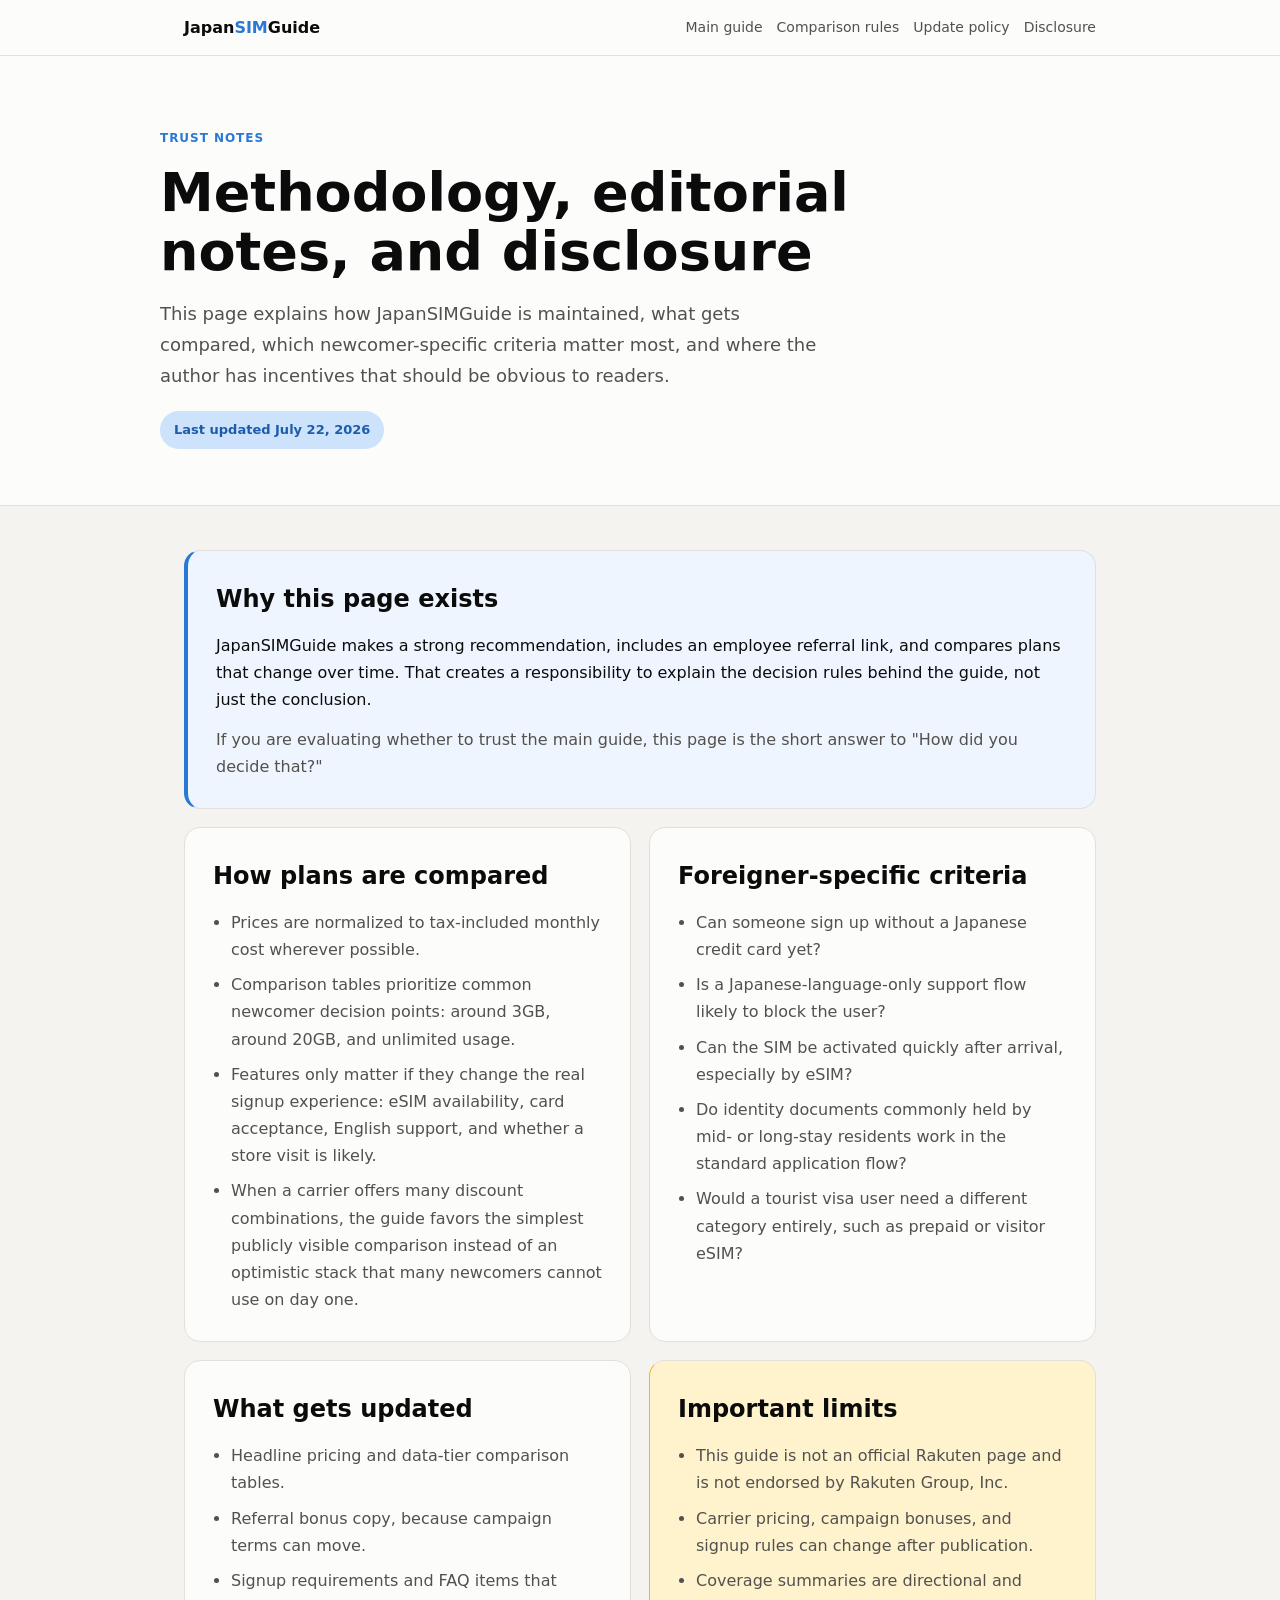
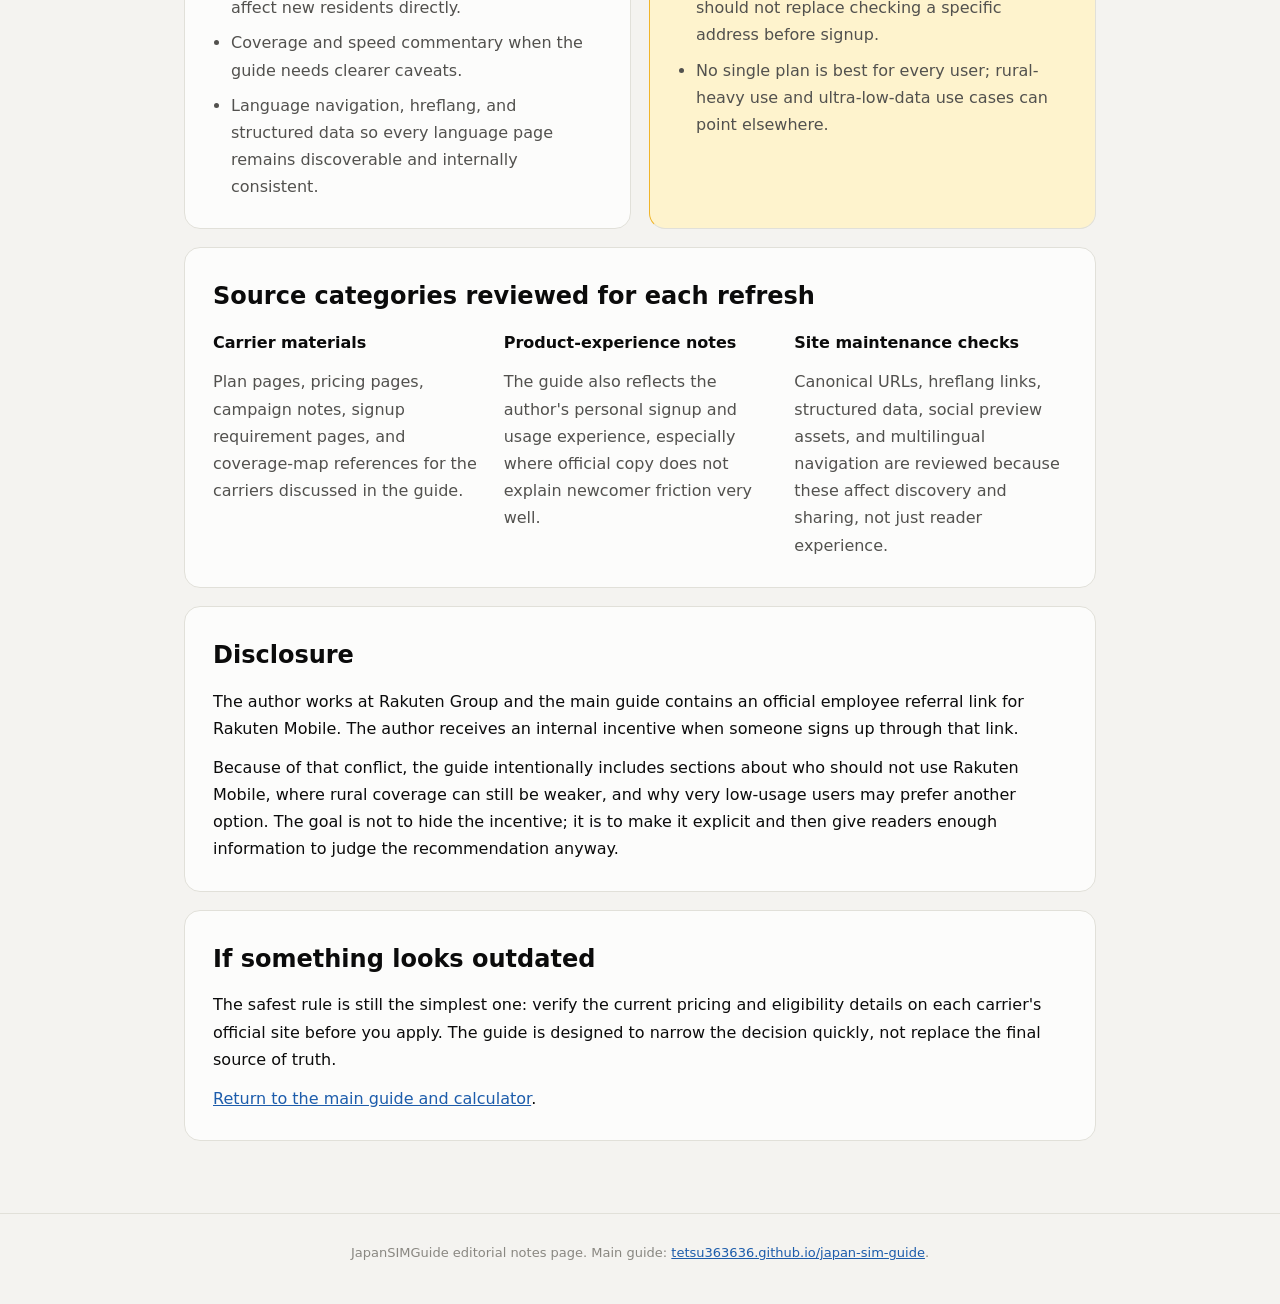
<file: methodology/index.html>
<!DOCTYPE html>
<html lang="en">
<head>
  <meta charset="UTF-8">
  <meta name="viewport" content="width=device-width, initial-scale=1.0">
  <title>Methodology, Editorial Notes, and Disclosure | JapanSIMGuide</title>
  <meta name="description" content="How JapanSIMGuide compares mobile plans in Japan for foreigners, what gets updated, how disclosure works, and what the guide does not claim.">
  <meta property="og:title" content="Methodology, Editorial Notes, and Disclosure | JapanSIMGuide">
  <meta property="og:description" content="Pricing logic, foreigner-specific evaluation criteria, update policy, and disclosure notes for JapanSIMGuide.">
  <meta property="og:type" content="website">
  <meta property="og:site_name" content="JapanSIMGuide">
  <meta property="og:url" content="https://tetsu363636.github.io/japan-sim-guide/methodology/">
  <meta property="og:image" content="https://tetsu363636.github.io/japan-sim-guide/assets/social-card.png">
  <meta property="og:image:type" content="image/png">
  <meta property="og:image:width" content="1200">
  <meta property="og:image:height" content="630">
  <meta property="og:image:alt" content="JapanSIMGuide preview card">
  <meta name="twitter:card" content="summary_large_image">
  <meta name="twitter:title" content="Methodology, Editorial Notes, and Disclosure | JapanSIMGuide">
  <meta name="twitter:description" content="How this guide is maintained, what gets checked, and where the author has a conflict to disclose.">
  <meta name="twitter:image" content="https://tetsu363636.github.io/japan-sim-guide/assets/social-card.png">
  <meta name="robots" content="index, follow">
  <meta name="theme-color" content="#2a78d6">
  <link rel="icon" type="image/svg+xml" href="/japan-sim-guide/assets/favicon.svg">
  <link rel="canonical" href="https://tetsu363636.github.io/japan-sim-guide/methodology/">
  <script type="application/ld+json">
  {
    "@context": "https://schema.org",
    "@type": "AboutPage",
    "name": "Methodology, Editorial Notes, and Disclosure",
    "url": "https://tetsu363636.github.io/japan-sim-guide/methodology/",
    "inLanguage": "en",
    "description": "Explains how JapanSIMGuide compares mobile plans for foreigners in Japan, how the page is updated, and where the author has incentives to disclose.",
    "isPartOf": {
      "@type": "WebSite",
      "name": "JapanSIMGuide",
      "url": "https://tetsu363636.github.io/japan-sim-guide/"
    },
    "author": {
      "@type": "Person",
      "name": "Rakuten Group Employee"
    }
  }
  </script>
  <style>
    :root {
      --surface: #fcfcfb;
      --page: #f4f3f0;
      --ink-primary: #0b0b0b;
      --ink-secondary: #52514e;
      --ink-muted: #898781;
      --grid: #e1e0d9;
      --accent: #2a78d6;
      --accent-light: #cde2fb;
      --accent-dark: #1c5cab;
      --good: #006300;
      --good-bg: #d4f0d4;
      --warn: #7a4f00;
      --warn-bg: #fef3cd;
    }
    * { box-sizing: border-box; margin: 0; padding: 0; }
    body {
      font-family: system-ui, -apple-system, "Segoe UI", sans-serif;
      background: var(--page);
      color: var(--ink-primary);
      line-height: 1.7;
    }
    a { color: var(--accent-dark); }
    nav {
      background: var(--surface);
      border-bottom: 1px solid var(--grid);
      position: sticky;
      top: 0;
      z-index: 100;
    }
    .nav-inner {
      max-width: 960px;
      margin: 0 auto;
      padding: 14px 24px;
      display: flex;
      justify-content: space-between;
      align-items: center;
      gap: 16px;
      flex-wrap: wrap;
    }
    .nav-logo {
      font-weight: 800;
      color: var(--ink-primary);
      text-decoration: none;
    }
    .nav-logo span { color: var(--accent); }
    .nav-links {
      display: flex;
      gap: 14px;
      flex-wrap: wrap;
      font-size: 14px;
    }
    .nav-links a {
      color: var(--ink-secondary);
      text-decoration: none;
    }
    .nav-links a:hover { color: var(--ink-primary); }
    .hero {
      background: var(--surface);
      border-bottom: 1px solid var(--grid);
      padding: 72px 24px 56px;
    }
    .hero-inner, .container {
      max-width: 960px;
      margin: 0 auto;
    }
    .eyebrow {
      color: var(--accent);
      font-size: 12px;
      font-weight: 700;
      letter-spacing: 0.08em;
      text-transform: uppercase;
      margin-bottom: 14px;
    }
    h1 {
      font-size: clamp(34px, 5vw, 54px);
      line-height: 1.1;
      max-width: 720px;
      margin-bottom: 18px;
    }
    .hero p {
      max-width: 680px;
      color: var(--ink-secondary);
      font-size: 18px;
    }
    .hero-note {
      margin-top: 20px;
      display: inline-flex;
      gap: 10px;
      align-items: center;
      flex-wrap: wrap;
      background: var(--accent-light);
      color: var(--accent-dark);
      padding: 8px 14px;
      border-radius: 999px;
      font-size: 13px;
      font-weight: 600;
    }
    .container {
      padding: 44px 24px 72px;
      display: grid;
      gap: 18px;
    }
    .card {
      background: var(--surface);
      border: 1px solid var(--grid);
      border-radius: 16px;
      padding: 28px;
    }
    h2 {
      font-size: 24px;
      margin-bottom: 12px;
    }
    p + p { margin-top: 12px; }
    ul {
      margin-top: 12px;
      padding-left: 18px;
      color: var(--ink-secondary);
    }
    li + li { margin-top: 8px; }
    .grid {
      display: grid;
      gap: 18px;
      grid-template-columns: repeat(auto-fit, minmax(260px, 1fr));
    }
    .callout {
      border-left: 4px solid var(--accent);
      background: #eef5ff;
    }
    .warn {
      border-left-color: #f0b429;
      background: var(--warn-bg);
    }
    .muted {
      color: var(--ink-secondary);
    }
    footer {
      border-top: 1px solid var(--grid);
      padding: 28px 24px 40px;
      text-align: center;
      color: var(--ink-muted);
      font-size: 13px;
    }
  </style>
</head>
<body>
  <nav>
    <div class="nav-inner">
      <a href="/japan-sim-guide/" class="nav-logo">Japan<span>SIM</span>Guide</a>
      <div class="nav-links">
        <a href="/japan-sim-guide/">Main guide</a>
        <a href="#comparison">Comparison rules</a>
        <a href="#updates">Update policy</a>
        <a href="#disclosure">Disclosure</a>
      </div>
    </div>
  </nav>

  <section class="hero">
    <div class="hero-inner">
      <div class="eyebrow">Trust notes</div>
      <h1>Methodology, editorial notes, and disclosure</h1>
      <p>This page explains how JapanSIMGuide is maintained, what gets compared, which newcomer-specific criteria matter most, and where the author has incentives that should be obvious to readers.</p>
      <div class="hero-note">Last updated July 22, 2026</div>
    </div>
  </section>

  <main class="container">
    <section class="card callout">
      <h2>Why this page exists</h2>
      <p>JapanSIMGuide makes a strong recommendation, includes an employee referral link, and compares plans that change over time. That creates a responsibility to explain the decision rules behind the guide, not just the conclusion.</p>
      <p class="muted">If you are evaluating whether to trust the main guide, this page is the short answer to "How did you decide that?"</p>
    </section>

    <section class="grid">
      <div class="card" id="comparison">
        <h2>How plans are compared</h2>
        <ul>
          <li>Prices are normalized to tax-included monthly cost wherever possible.</li>
          <li>Comparison tables prioritize common newcomer decision points: around 3GB, around 20GB, and unlimited usage.</li>
          <li>Features only matter if they change the real signup experience: eSIM availability, card acceptance, English support, and whether a store visit is likely.</li>
          <li>When a carrier offers many discount combinations, the guide favors the simplest publicly visible comparison instead of an optimistic stack that many newcomers cannot use on day one.</li>
        </ul>
      </div>
      <div class="card">
        <h2>Foreigner-specific criteria</h2>
        <ul>
          <li>Can someone sign up without a Japanese credit card yet?</li>
          <li>Is a Japanese-language-only support flow likely to block the user?</li>
          <li>Can the SIM be activated quickly after arrival, especially by eSIM?</li>
          <li>Do identity documents commonly held by mid- or long-stay residents work in the standard application flow?</li>
          <li>Would a tourist visa user need a different category entirely, such as prepaid or visitor eSIM?</li>
        </ul>
      </div>
    </section>

    <section class="grid">
      <div class="card" id="updates">
        <h2>What gets updated</h2>
        <ul>
          <li>Headline pricing and data-tier comparison tables.</li>
          <li>Referral bonus copy, because campaign terms can move.</li>
          <li>Signup requirements and FAQ items that affect new residents directly.</li>
          <li>Coverage and speed commentary when the guide needs clearer caveats.</li>
          <li>Language navigation, hreflang, and structured data so every language page remains discoverable and internally consistent.</li>
        </ul>
      </div>
      <div class="card warn">
        <h2>Important limits</h2>
        <ul>
          <li>This guide is not an official Rakuten page and is not endorsed by Rakuten Group, Inc.</li>
          <li>Carrier pricing, campaign bonuses, and signup rules can change after publication.</li>
          <li>Coverage summaries are directional and should not replace checking a specific address before signup.</li>
          <li>No single plan is best for every user; rural-heavy use and ultra-low-data use cases can point elsewhere.</li>
        </ul>
      </div>
    </section>

    <section class="card">
      <h2>Source categories reviewed for each refresh</h2>
      <div class="grid">
        <div>
          <p><strong>Carrier materials</strong></p>
          <p class="muted">Plan pages, pricing pages, campaign notes, signup requirement pages, and coverage-map references for the carriers discussed in the guide.</p>
        </div>
        <div>
          <p><strong>Product-experience notes</strong></p>
          <p class="muted">The guide also reflects the author's personal signup and usage experience, especially where official copy does not explain newcomer friction very well.</p>
        </div>
        <div>
          <p><strong>Site maintenance checks</strong></p>
          <p class="muted">Canonical URLs, hreflang links, structured data, social preview assets, and multilingual navigation are reviewed because these affect discovery and sharing, not just reader experience.</p>
        </div>
      </div>
    </section>

    <section class="card" id="disclosure">
      <h2>Disclosure</h2>
      <p>The author works at Rakuten Group and the main guide contains an official employee referral link for Rakuten Mobile. The author receives an internal incentive when someone signs up through that link.</p>
      <p>Because of that conflict, the guide intentionally includes sections about who should not use Rakuten Mobile, where rural coverage can still be weaker, and why very low-usage users may prefer another option. The goal is not to hide the incentive; it is to make it explicit and then give readers enough information to judge the recommendation anyway.</p>
    </section>

    <section class="card">
      <h2>If something looks outdated</h2>
      <p>The safest rule is still the simplest one: verify the current pricing and eligibility details on each carrier's official site before you apply. The guide is designed to narrow the decision quickly, not replace the final source of truth.</p>
      <p><a href="/japan-sim-guide/">Return to the main guide and calculator</a>.</p>
    </section>
  </main>

  <footer>
    JapanSIMGuide editorial notes page. Main guide: <a href="/japan-sim-guide/">tetsu363636.github.io/japan-sim-guide</a>.
  </footer>
</body>
</html>
</file>
